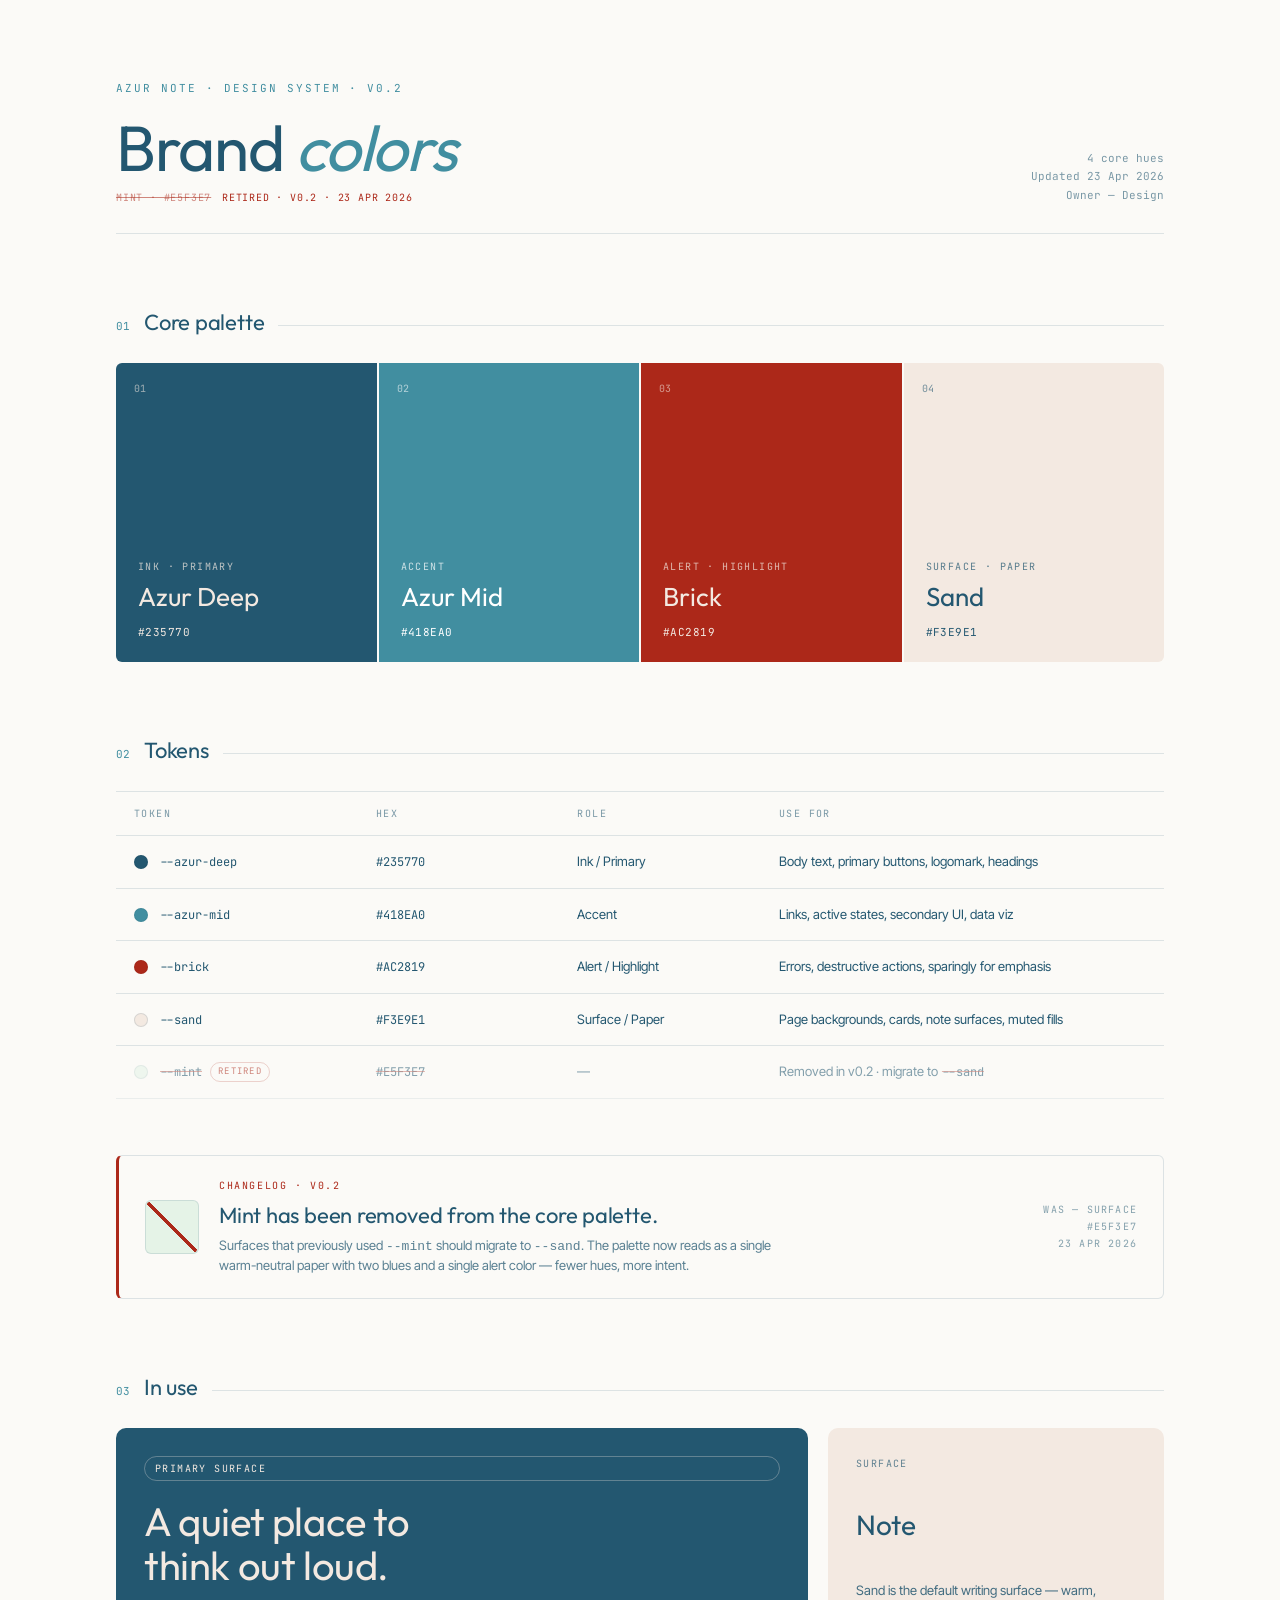
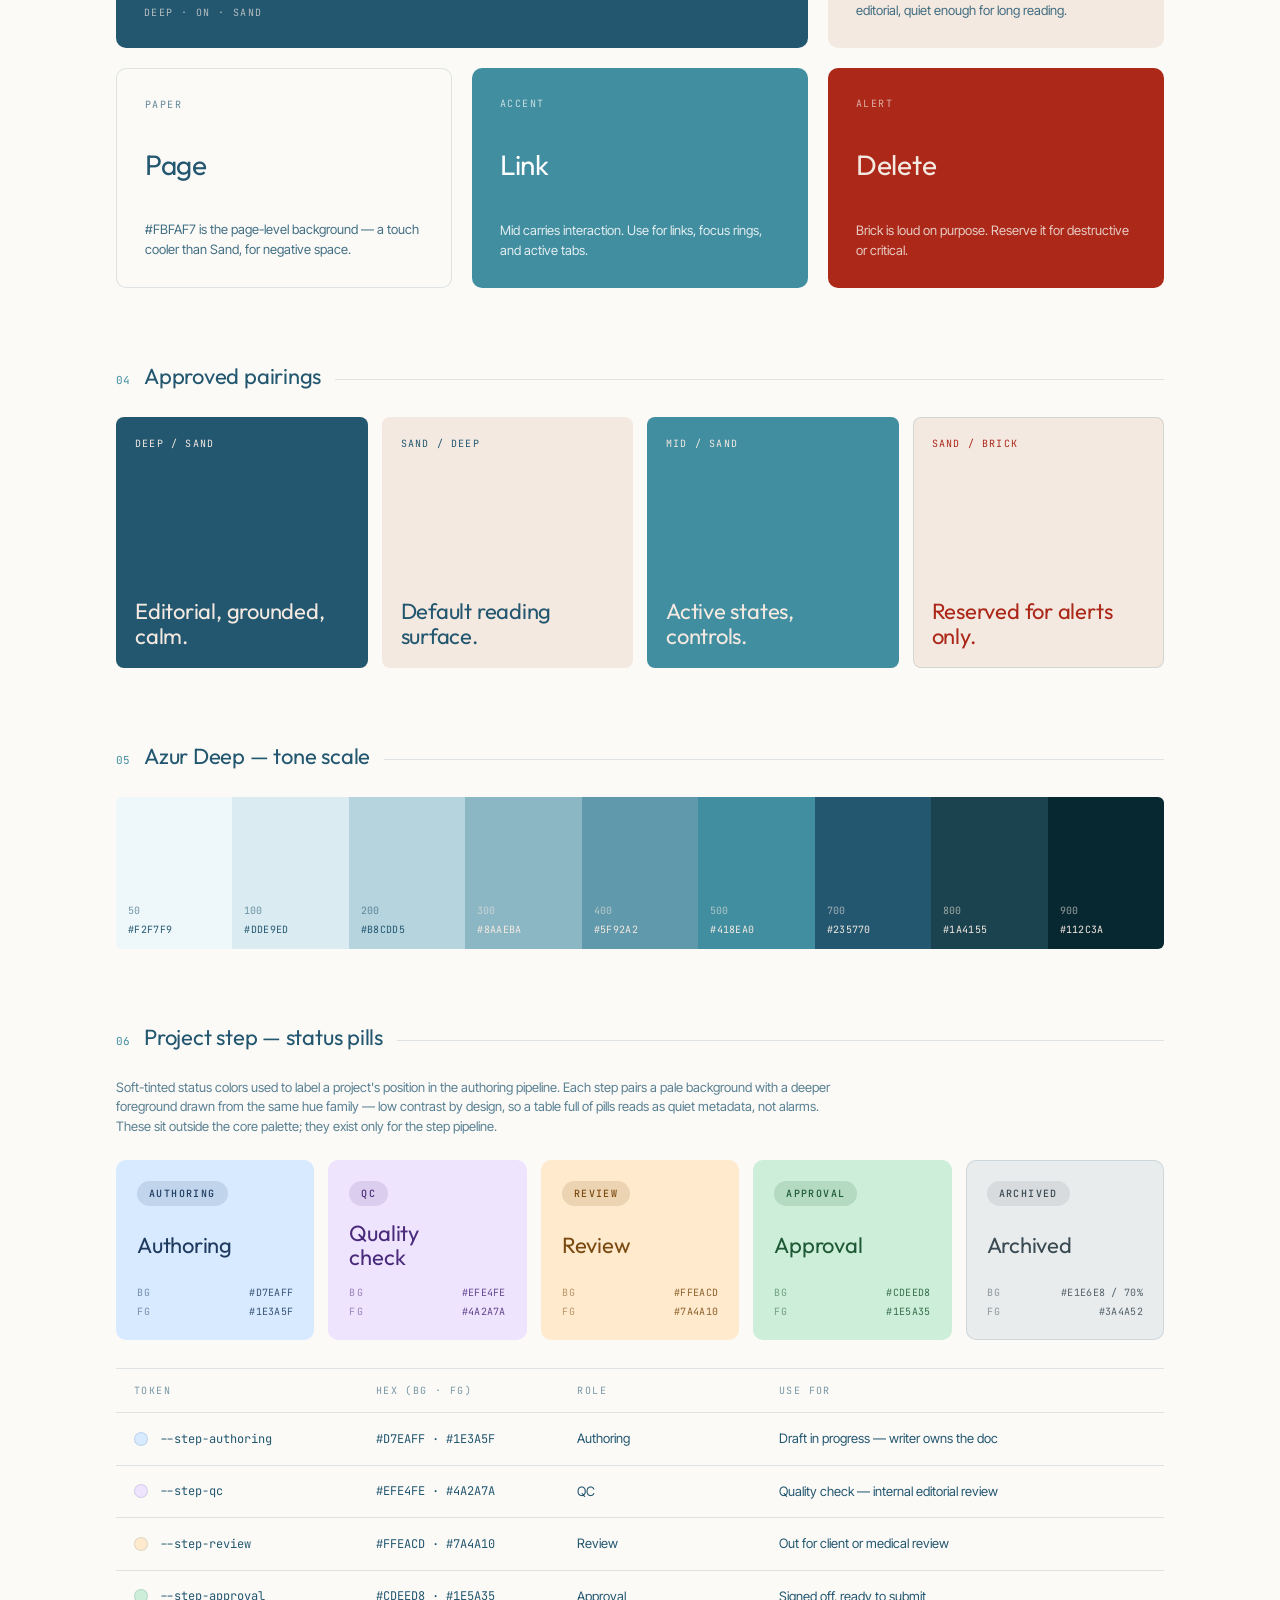
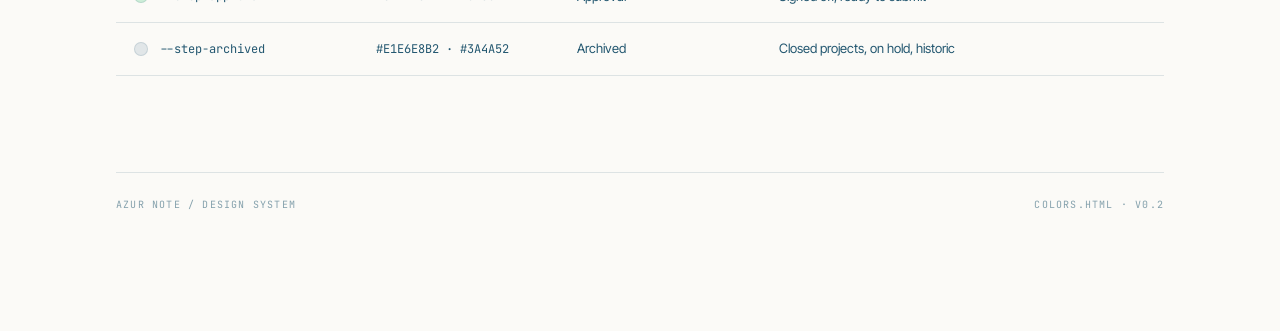
<file: design-system/colors.html>
<!doctype html>
<html lang="en">
<head>
<meta charset="utf-8" />
<title>Azur Note — Brand Colors</title>
<link rel="preconnect" href="https://fonts.googleapis.com">
<link rel="preconnect" href="https://fonts.gstatic.com" crossorigin>
<link href="https://fonts.googleapis.com/css2?family=Inter+Tight:wght@400;500;600&family=Outfit:wght@300;400;500;600;700&family=JetBrains+Mono:wght@400;500&display=swap" rel="stylesheet">
<style>
  :root {
    /* Brand palette — v0.2 (Mint removed) */
    --azur-deep:    #235770;
    --azur-mid:     #418EA0;
    --brick:        #AC2819;
    --sand:         #F3E9E1;

    /* Semantic roles */
    --ink:          var(--azur-deep);
    --accent:       var(--azur-mid);
    --surface:      var(--sand);
    --alert:        var(--brick);

    --bg:           #FBFAF7;
    --rule:         rgba(35, 87, 112, 0.14);

    --font-display: "Outfit", system-ui, sans-serif;
    --font-sans:    "Inter Tight", system-ui, sans-serif;
    --font-mono:    "JetBrains Mono", ui-monospace, monospace;
  }

  * { box-sizing: border-box; margin: 0; padding: 0; }

  html, body {
    background: var(--bg);
    color: var(--ink);
    font-family: var(--font-sans);
    font-size: 15px;
    line-height: 1.5;
    -webkit-font-smoothing: antialiased;
  }

  .page {
    max-width: 1160px;
    margin: 0 auto;
    padding: 80px 56px 120px;
  }

  /* -------- Header -------- */
  .header {
    display: grid;
    grid-template-columns: 1fr auto;
    align-items: end;
    gap: 32px;
    padding-bottom: 28px;
    border-bottom: 1px solid var(--rule);
    margin-bottom: 56px;
  }
  .eyebrow {
    font-family: var(--font-mono);
    font-size: 11px;
    letter-spacing: 0.18em;
    text-transform: uppercase;
    color: var(--azur-mid);
    margin-bottom: 18px;
  }
  h1 {
    font-family: var(--font-display);
    font-weight: 400;
    font-size: 64px;
    line-height: 1.02;
    letter-spacing: -0.02em;
    color: var(--ink);
  }
  h1 em {
    font-style: italic;
    color: var(--azur-mid);
  }
  .meta {
    font-family: var(--font-mono);
    font-size: 11px;
    color: rgba(35, 87, 112, 0.6);
    text-align: right;
    line-height: 1.7;
  }
  .changelog {
    margin-top: 10px;
    font-family: var(--font-mono);
    font-size: 10px;
    color: var(--brick);
    letter-spacing: 0.08em;
    text-transform: uppercase;
  }
  .changelog .strike {
    text-decoration: line-through;
    color: rgba(172, 40, 25, 0.55);
    margin-right: 4px;
  }

  /* -------- Section labels -------- */
  .section-label {
    display: flex;
    align-items: baseline;
    gap: 14px;
    margin: 72px 0 24px;
  }
  .section-label .num {
    font-family: var(--font-mono);
    font-size: 11px;
    color: var(--azur-mid);
  }
  .section-label h2 {
    font-family: var(--font-display);
    font-weight: 400;
    font-size: 22px;
    letter-spacing: -0.01em;
  }
  .section-label .rule {
    flex: 1;
    height: 1px;
    background: var(--rule);
    transform: translateY(-4px);
  }

  /* -------- Primary swatch row -------- */
  .primary-row {
    display: grid;
    grid-template-columns: repeat(4, 1fr);
    gap: 2px;
    border-radius: 6px;
    overflow: hidden;
    margin-bottom: 18px;
  }
  .primary-row .chip {
    aspect-ratio: 1 / 1.15;
    display: flex;
    flex-direction: column;
    justify-content: flex-end;
    padding: 22px;
    position: relative;
  }
  .primary-row .chip .role {
    font-family: var(--font-mono);
    font-size: 10px;
    letter-spacing: 0.14em;
    text-transform: uppercase;
    opacity: 0.75;
    margin-bottom: 10px;
  }
  .primary-row .chip .name {
    font-family: var(--font-display);
    font-size: 26px;
    line-height: 1;
    margin-bottom: 14px;
  }
  .primary-row .chip .hex {
    font-family: var(--font-mono);
    font-size: 11px;
    letter-spacing: 0.04em;
  }
  .primary-row .chip .tag {
    position: absolute;
    top: 18px;
    left: 18px;
    font-family: var(--font-mono);
    font-size: 10px;
    opacity: 0.6;
  }

  .c-deep  { background: var(--azur-deep);  color: var(--sand); }
  .c-mid   { background: var(--azur-mid);   color: #fff; }
  .c-brick { background: var(--brick);      color: var(--sand); }
  .c-sand  { background: var(--sand);       color: var(--azur-deep); }

  /* -------- Token table -------- */
  .tokens {
    display: grid;
    grid-template-columns: 1.2fr 1fr 1fr 2fr;
    border-top: 1px solid var(--rule);
  }
  .tokens .cell {
    padding: 16px 18px;
    border-bottom: 1px solid var(--rule);
    display: flex;
    align-items: center;
    font-size: 13px;
  }
  .tokens .head {
    font-family: var(--font-mono);
    font-size: 10px;
    letter-spacing: 0.14em;
    text-transform: uppercase;
    color: rgba(35, 87, 112, 0.6);
    padding-top: 14px;
    padding-bottom: 14px;
  }
  .tokens code {
    font-family: var(--font-mono);
    font-size: 12px;
    color: var(--azur-deep);
  }
  .tokens .dot {
    width: 14px;
    height: 14px;
    border-radius: 50%;
    margin-right: 12px;
    border: 1px solid rgba(0,0,0,0.05);
    display: inline-block;
    vertical-align: middle;
    flex: 0 0 auto;
  }
  .tokens .cell.retired {
    opacity: 0.55;
  }
  .tokens .cell.retired code {
    text-decoration: line-through;
    text-decoration-color: rgba(172, 40, 25, 0.6);
  }
  .tokens .retired-tag {
    display: inline-block;
    margin-left: 8px;
    padding: 2px 7px;
    border: 1px solid rgba(172, 40, 25, 0.35);
    border-radius: 100px;
    font-family: var(--font-mono);
    font-size: 9px;
    letter-spacing: 0.14em;
    text-transform: uppercase;
    color: var(--brick);
  }

  /* -------- Usage grid -------- */
  .usage {
    display: grid;
    grid-template-columns: repeat(3, 1fr);
    gap: 20px;
  }
  .card {
    border-radius: 10px;
    padding: 28px;
    min-height: 220px;
    display: flex;
    flex-direction: column;
    justify-content: space-between;
    position: relative;
    overflow: hidden;
  }
  .card .label {
    font-family: var(--font-mono);
    font-size: 10px;
    letter-spacing: 0.14em;
    text-transform: uppercase;
    opacity: 0.7;
  }
  .card h3 {
    font-family: var(--font-display);
    font-weight: 400;
    font-size: 28px;
    line-height: 1.1;
    letter-spacing: -0.01em;
  }
  .card p {
    font-size: 13px;
    line-height: 1.55;
    opacity: 0.85;
  }

  .card-hero {
    background: var(--azur-deep);
    color: var(--sand);
    grid-column: span 2;
  }
  .card-hero h3 { font-size: 40px; }
  .card-hero .tag {
    display: inline-block;
    padding: 4px 10px;
    border: 1px solid rgba(243, 233, 225, 0.3);
    border-radius: 100px;
    font-family: var(--font-mono);
    font-size: 10px;
    letter-spacing: 0.14em;
    text-transform: uppercase;
  }
  .card-sand  { background: var(--sand);  color: var(--azur-deep); }
  .card-brick { background: var(--brick); color: var(--sand); }
  .card-mid   { background: var(--azur-mid); color: #fff; }
  .card-paper { background: var(--bg);    color: var(--azur-deep); border: 1px solid var(--rule); }

  /* -------- Pairings -------- */
  .pairings {
    display: grid;
    grid-template-columns: repeat(4, 1fr);
    gap: 14px;
  }
  .pair {
    aspect-ratio: 1 / 1;
    border-radius: 8px;
    padding: 18px;
    display: flex;
    flex-direction: column;
    justify-content: space-between;
    border: 1px solid transparent;
  }
  .pair .pair-name {
    font-family: var(--font-mono);
    font-size: 10px;
    letter-spacing: 0.12em;
    text-transform: uppercase;
  }
  .pair .pair-text {
    font-family: var(--font-display);
    font-size: 22px;
    line-height: 1.15;
    letter-spacing: -0.01em;
  }

  /* -------- Tone scale -------- */
  .scale {
    display: grid;
    grid-template-columns: repeat(9, 1fr);
    border-radius: 6px;
    overflow: hidden;
  }
  .scale .step {
    aspect-ratio: 1 / 1.3;
    display: flex;
    flex-direction: column;
    justify-content: flex-end;
    padding: 12px;
    font-family: var(--font-mono);
    font-size: 10px;
  }
  .scale .step .n { opacity: 0.6; margin-bottom: 4px; }
  .scale .step .h { letter-spacing: 0.03em; }

  /* -------- Pill / status swatches -------- */
  .pills {
    display: grid;
    grid-template-columns: repeat(5, 1fr);
    gap: 14px;
  }
  .pill-card {
    border-radius: 10px;
    padding: 20px;
    min-height: 180px;
    display: flex;
    flex-direction: column;
    justify-content: space-between;
    border: 1px solid transparent;
  }
  .pill-card .pill-tag {
    display: inline-flex;
    align-items: center;
    gap: 8px;
    align-self: flex-start;
    padding: 5px 12px;
    border-radius: 100px;
    font-family: var(--font-mono);
    font-size: 10px;
    letter-spacing: 0.14em;
    text-transform: uppercase;
    font-weight: 500;
  }
  .pill-card .pill-name {
    font-family: var(--font-display);
    font-size: 22px;
    line-height: 1.1;
    letter-spacing: -0.01em;
    margin-top: 14px;
  }
  .pill-card .pill-hexes {
    display: flex;
    flex-direction: column;
    gap: 4px;
    margin-top: 16px;
    font-family: var(--font-mono);
    font-size: 10px;
    letter-spacing: 0.03em;
    opacity: 0.85;
  }
  .pill-card .pill-hexes .row {
    display: flex;
    justify-content: space-between;
    gap: 12px;
  }
  .pill-card .pill-hexes .row .k {
    opacity: 0.6;
    text-transform: uppercase;
    letter-spacing: 0.12em;
  }

  .ps-authoring { background: #D7EAFF; color: #1E3A5F; }
  .ps-qc        { background: #EFE4FE; color: #4A2A7A; }
  .ps-review    { background: #FFEACD; color: #7A4A10; }
  .ps-approval  { background: #CDEED8; color: #1E5A35; }
  .ps-archived  { background: rgba(225, 230, 232, 0.7); color: #3A4A52; border-color: var(--rule); }

  .ps-authoring .pill-tag { background: rgba(30, 58, 95, 0.12); }
  .ps-qc        .pill-tag { background: rgba(74, 42, 122, 0.12); }
  .ps-review    .pill-tag { background: rgba(122, 74, 16, 0.14); }
  .ps-approval  .pill-tag { background: rgba(30, 90, 53, 0.14); }
  .ps-archived  .pill-tag { background: rgba(58, 74, 82, 0.10); }

  /* -------- Callout: Mint retired -------- */
  .retired-note {
    margin: 56px 0 0;
    padding: 22px 26px;
    border: 1px solid var(--rule);
    border-left: 3px solid var(--brick);
    border-radius: 6px;
    background: #FBFAF7;
    display: grid;
    grid-template-columns: auto 1fr auto;
    gap: 20px;
    align-items: center;
  }
  .retired-swatch {
    width: 54px;
    height: 54px;
    border-radius: 6px;
    background: #E5F3E7;
    position: relative;
    border: 1px solid var(--rule);
  }
  .retired-swatch::after {
    content: '';
    position: absolute;
    inset: 0;
    background: linear-gradient(
      to top right,
      transparent 48%,
      var(--brick) 48%,
      var(--brick) 52%,
      transparent 52%
    );
    border-radius: 6px;
  }
  .retired-note .txt .k {
    font-family: var(--font-mono);
    font-size: 10px;
    letter-spacing: 0.16em;
    text-transform: uppercase;
    color: var(--brick);
    margin-bottom: 6px;
  }
  .retired-note .txt h3 {
    font-family: var(--font-display);
    font-weight: 400;
    font-size: 22px;
    letter-spacing: -0.01em;
    margin-bottom: 4px;
  }
  .retired-note .txt p {
    font-size: 13px;
    color: rgba(35, 87, 112, 0.75);
    max-width: 560px;
  }
  .retired-note .meta-right {
    font-family: var(--font-mono);
    font-size: 10px;
    letter-spacing: 0.12em;
    text-transform: uppercase;
    color: rgba(35, 87, 112, 0.55);
    text-align: right;
    line-height: 1.7;
  }

  /* -------- Footer -------- */
  .foot {
    margin-top: 96px;
    padding-top: 24px;
    border-top: 1px solid var(--rule);
    display: flex;
    justify-content: space-between;
    font-family: var(--font-mono);
    font-size: 10px;
    letter-spacing: 0.12em;
    text-transform: uppercase;
    color: rgba(35, 87, 112, 0.55);
  }
</style>
</head>
<body>
  <div class="page">

    <!-- Header -->
    <header class="header">
      <div>
        <div class="eyebrow">Azur Note · Design System · v0.2</div>
        <h1>Brand <em>colors</em></h1>
        <div class="changelog"><span class="strike">Mint · #E5F3E7</span> retired · v0.2 · 23 Apr 2026</div>
      </div>
      <div class="meta">
        4 core hues<br/>
        Updated 23 Apr 2026<br/>
        Owner — Design
      </div>
    </header>

    <!-- Core palette -->
    <div class="section-label">
      <span class="num">01</span>
      <h2>Core palette</h2>
      <span class="rule"></span>
    </div>

    <div class="primary-row">
      <div class="chip c-deep">
        <span class="tag">01</span>
        <span class="role">Ink · Primary</span>
        <span class="name">Azur Deep</span>
        <span class="hex">#235770</span>
      </div>
      <div class="chip c-mid">
        <span class="tag">02</span>
        <span class="role">Accent</span>
        <span class="name">Azur Mid</span>
        <span class="hex">#418EA0</span>
      </div>
      <div class="chip c-brick">
        <span class="tag">03</span>
        <span class="role">Alert · Highlight</span>
        <span class="name">Brick</span>
        <span class="hex">#AC2819</span>
      </div>
      <div class="chip c-sand">
        <span class="tag">04</span>
        <span class="role">Surface · Paper</span>
        <span class="name">Sand</span>
        <span class="hex">#F3E9E1</span>
      </div>
    </div>

    <!-- Token reference -->
    <div class="section-label">
      <span class="num">02</span>
      <h2>Tokens</h2>
      <span class="rule"></span>
    </div>

    <div class="tokens">
      <div class="cell head">Token</div>
      <div class="cell head">Hex</div>
      <div class="cell head">Role</div>
      <div class="cell head">Use for</div>

      <div class="cell"><span class="dot" style="background:#235770"></span><code>--azur-deep</code></div>
      <div class="cell"><code>#235770</code></div>
      <div class="cell">Ink / Primary</div>
      <div class="cell">Body text, primary buttons, logomark, headings</div>

      <div class="cell"><span class="dot" style="background:#418EA0"></span><code>--azur-mid</code></div>
      <div class="cell"><code>#418EA0</code></div>
      <div class="cell">Accent</div>
      <div class="cell">Links, active states, secondary UI, data viz</div>

      <div class="cell"><span class="dot" style="background:#AC2819"></span><code>--brick</code></div>
      <div class="cell"><code>#AC2819</code></div>
      <div class="cell">Alert / Highlight</div>
      <div class="cell">Errors, destructive actions, sparingly for emphasis</div>

      <div class="cell"><span class="dot" style="background:#F3E9E1;border:1px solid var(--rule)"></span><code>--sand</code></div>
      <div class="cell"><code>#F3E9E1</code></div>
      <div class="cell">Surface / Paper</div>
      <div class="cell">Page backgrounds, cards, note surfaces, muted fills</div>

      <!-- Retired -->
      <div class="cell retired"><span class="dot" style="background:#E5F3E7;border:1px solid var(--rule)"></span><code>--mint</code><span class="retired-tag">Retired</span></div>
      <div class="cell retired"><code>#E5F3E7</code></div>
      <div class="cell retired">—</div>
      <div class="cell retired">Removed in v0.2 · migrate to <code style="margin-left:4px">--sand</code></div>
    </div>

    <!-- Retirement callout -->
    <div class="retired-note">
      <div class="retired-swatch" aria-hidden="true"></div>
      <div class="txt">
        <div class="k">Changelog · v0.2</div>
        <h3>Mint has been removed from the core palette.</h3>
        <p>Surfaces that previously used <code>--mint</code> should migrate to <code>--sand</code>. The palette now reads as a single warm-neutral paper with two blues and a single alert color — fewer hues, more intent.</p>
      </div>
      <div class="meta-right">
        Was — Surface<br/>
        #E5F3E7<br/>
        23 Apr 2026
      </div>
    </div>

    <!-- Usage -->
    <div class="section-label">
      <span class="num">03</span>
      <h2>In use</h2>
      <span class="rule"></span>
    </div>

    <div class="usage">
      <div class="card card-hero">
        <span class="tag">Primary surface</span>
        <div>
          <h3>A quiet place to<br/>think out loud.</h3>
        </div>
        <span class="label">Deep · on · Sand</span>
      </div>
      <div class="card card-sand">
        <span class="label">Surface</span>
        <h3>Note</h3>
        <p>Sand is the default writing surface — warm, editorial, quiet enough for long reading.</p>
      </div>
      <div class="card card-paper">
        <span class="label">Paper</span>
        <h3>Page</h3>
        <p>#FBFAF7 is the page-level background — a touch cooler than Sand, for negative space.</p>
      </div>
      <div class="card card-mid">
        <span class="label">Accent</span>
        <h3>Link</h3>
        <p>Mid carries interaction. Use for links, focus rings, and active tabs.</p>
      </div>
      <div class="card card-brick">
        <span class="label">Alert</span>
        <h3>Delete</h3>
        <p>Brick is loud on purpose. Reserve it for destructive or critical.</p>
      </div>
    </div>

    <!-- Pairings -->
    <div class="section-label">
      <span class="num">04</span>
      <h2>Approved pairings</h2>
      <span class="rule"></span>
    </div>

    <div class="pairings">
      <div class="pair" style="background:#235770;color:#F3E9E1">
        <span class="pair-name">Deep / Sand</span>
        <span class="pair-text">Editorial, grounded, calm.</span>
      </div>
      <div class="pair" style="background:#F3E9E1;color:#235770">
        <span class="pair-name">Sand / Deep</span>
        <span class="pair-text">Default reading surface.</span>
      </div>
      <div class="pair" style="background:#418EA0;color:#F3E9E1">
        <span class="pair-name">Mid / Sand</span>
        <span class="pair-text">Active states, controls.</span>
      </div>
      <div class="pair" style="background:#F3E9E1;color:#AC2819;border-color:var(--rule)">
        <span class="pair-name">Sand / Brick</span>
        <span class="pair-text">Reserved for alerts only.</span>
      </div>
    </div>

    <!-- Tone scale -->
    <div class="section-label">
      <span class="num">05</span>
      <h2>Azur Deep — tone scale</h2>
      <span class="rule"></span>
    </div>

    <div class="scale">
      <div class="step" style="background:oklch(97% 0.01 220);color:#235770"><span class="n">50</span><span class="h">#F2F7F9</span></div>
      <div class="step" style="background:oklch(93% 0.02 220);color:#235770"><span class="n">100</span><span class="h">#DDE9ED</span></div>
      <div class="step" style="background:oklch(85% 0.035 220);color:#235770"><span class="n">200</span><span class="h">#B8CDD5</span></div>
      <div class="step" style="background:oklch(75% 0.05 220);color:#F3E9E1"><span class="n">300</span><span class="h">#8AAEBA</span></div>
      <div class="step" style="background:oklch(65% 0.065 220);color:#F3E9E1"><span class="n">400</span><span class="h">#5F92A2</span></div>
      <div class="step" style="background:#418EA0;color:#F3E9E1"><span class="n">500</span><span class="h">#418EA0</span></div>
      <div class="step" style="background:#235770;color:#F3E9E1"><span class="n">700</span><span class="h">#235770</span></div>
      <div class="step" style="background:oklch(36% 0.05 220);color:#F3E9E1"><span class="n">800</span><span class="h">#1A4155</span></div>
      <div class="step" style="background:oklch(26% 0.04 220);color:#F3E9E1"><span class="n">900</span><span class="h">#112C3A</span></div>
    </div>

    <!-- Project step colors -->
    <div class="section-label">
      <span class="num">06</span>
      <h2>Project step — status pills</h2>
      <span class="rule"></span>
    </div>

    <p style="max-width: 720px; font-size: 13px; color: rgba(35,87,112,0.75); margin-bottom: 24px;">
      Soft-tinted status colors used to label a project's position in the authoring pipeline. Each step pairs a pale background with a deeper foreground drawn from the same hue family — low contrast by design, so a table full of pills reads as quiet metadata, not alarms. These sit outside the core palette; they exist only for the step pipeline.
    </p>

    <div class="pills">
      <div class="pill-card ps-authoring">
        <span class="pill-tag">Authoring</span>
        <div class="pill-name">Authoring</div>
        <div class="pill-hexes">
          <div class="row"><span class="k">bg</span><span>#D7EAFF</span></div>
          <div class="row"><span class="k">fg</span><span>#1E3A5F</span></div>
        </div>
      </div>
      <div class="pill-card ps-qc">
        <span class="pill-tag">QC</span>
        <div class="pill-name">Quality<br/>check</div>
        <div class="pill-hexes">
          <div class="row"><span class="k">bg</span><span>#EFE4FE</span></div>
          <div class="row"><span class="k">fg</span><span>#4A2A7A</span></div>
        </div>
      </div>
      <div class="pill-card ps-review">
        <span class="pill-tag">Review</span>
        <div class="pill-name">Review</div>
        <div class="pill-hexes">
          <div class="row"><span class="k">bg</span><span>#FFEACD</span></div>
          <div class="row"><span class="k">fg</span><span>#7A4A10</span></div>
        </div>
      </div>
      <div class="pill-card ps-approval">
        <span class="pill-tag">Approval</span>
        <div class="pill-name">Approval</div>
        <div class="pill-hexes">
          <div class="row"><span class="k">bg</span><span>#CDEED8</span></div>
          <div class="row"><span class="k">fg</span><span>#1E5A35</span></div>
        </div>
      </div>
      <div class="pill-card ps-archived">
        <span class="pill-tag">Archived</span>
        <div class="pill-name">Archived</div>
        <div class="pill-hexes">
          <div class="row"><span class="k">bg</span><span>#E1E6E8 / 70%</span></div>
          <div class="row"><span class="k">fg</span><span>#3A4A52</span></div>
        </div>
      </div>
    </div>

    <div class="tokens" style="margin-top: 28px;">
      <div class="cell head">Token</div>
      <div class="cell head">Hex (bg · fg)</div>
      <div class="cell head">Role</div>
      <div class="cell head">Use for</div>

      <div class="cell"><span class="dot" style="background:#D7EAFF;border:1px solid var(--rule)"></span><code>--step-authoring</code></div>
      <div class="cell"><code>#D7EAFF · #1E3A5F</code></div>
      <div class="cell">Authoring</div>
      <div class="cell">Draft in progress — writer owns the doc</div>

      <div class="cell"><span class="dot" style="background:#EFE4FE;border:1px solid var(--rule)"></span><code>--step-qc</code></div>
      <div class="cell"><code>#EFE4FE · #4A2A7A</code></div>
      <div class="cell">QC</div>
      <div class="cell">Quality check — internal editorial review</div>

      <div class="cell"><span class="dot" style="background:#FFEACD;border:1px solid var(--rule)"></span><code>--step-review</code></div>
      <div class="cell"><code>#FFEACD · #7A4A10</code></div>
      <div class="cell">Review</div>
      <div class="cell">Out for client or medical review</div>

      <div class="cell"><span class="dot" style="background:#CDEED8;border:1px solid var(--rule)"></span><code>--step-approval</code></div>
      <div class="cell"><code>#CDEED8 · #1E5A35</code></div>
      <div class="cell">Approval</div>
      <div class="cell">Signed off, ready to submit</div>

      <div class="cell"><span class="dot" style="background:#E1E6E8;border:1px solid var(--rule)"></span><code>--step-archived</code></div>
      <div class="cell"><code>#E1E6E8B2 · #3A4A52</code></div>
      <div class="cell">Archived</div>
      <div class="cell">Closed projects, on hold, historic</div>
    </div>

    <div class="foot">
      <span>Azur Note / Design System</span>
      <span>colors.html · v0.2</span>
    </div>

  </div>
</body>
</html>
</file>
